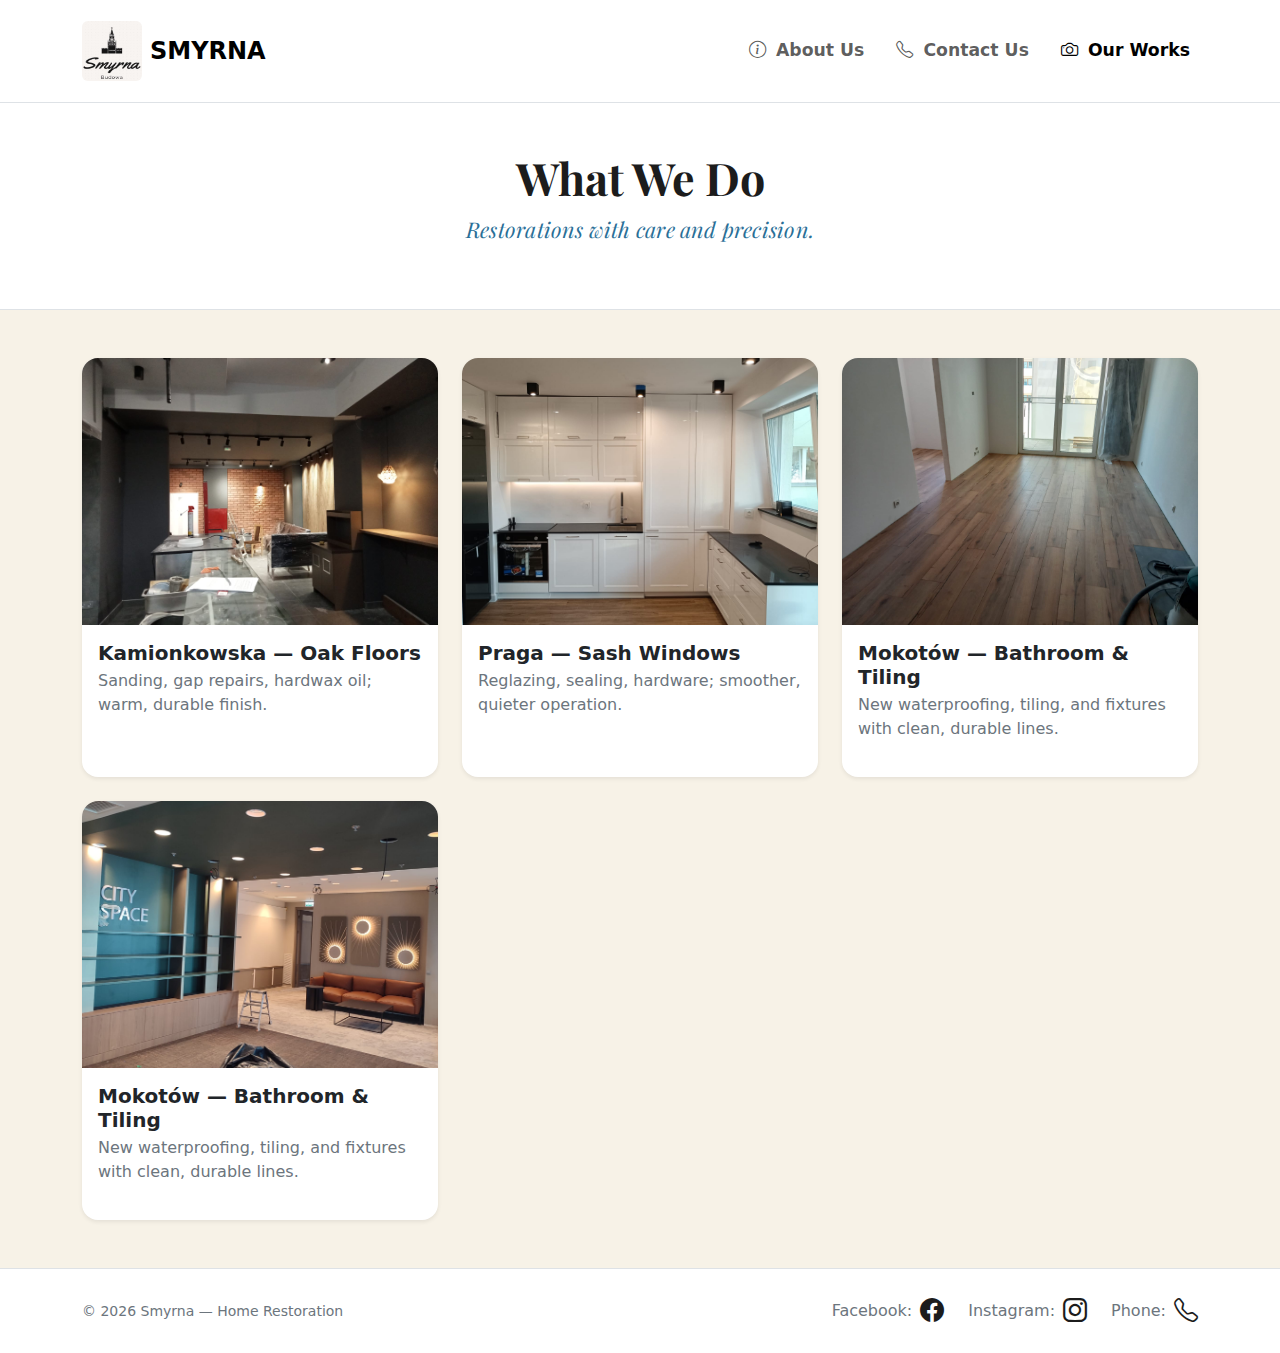
<file: gallery/index.html>
<!DOCTYPE html>
<html lang="en">
<head>
  <meta charset="utf-8" />
  <meta name="viewport" content="width=device-width, initial-scale=1" />
  <title>Smyrna — Gallery</title>

  <!-- Bootstrap 5 CSS -->
  <link href="https://cdn.jsdelivr.net/npm/bootstrap@5.3.3/dist/css/bootstrap.min.css" rel="stylesheet">
  <!-- Bootstrap Icons -->
  <link href="https://cdn.jsdelivr.net/npm/bootstrap-icons@1.11.3/font/bootstrap-icons.css" rel="stylesheet">
  <!-- Playfair Display for elegant titles/subtitles -->
  <link href="https://fonts.googleapis.com/css2?family=Playfair+Display:ital,wght@1,400;1,600&display=swap" rel="stylesheet">

    <!-- initialization script-->
    <script src="/js/init-anim.js" defer></script>
  <!-- Your site styles (beige/white palette) -->
  <link rel="stylesheet" href="/css/styles.css" />
  <link rel="icon" href="/public/icons/logo.png" />
</head>
<!-- NAVBAR -->
<nav class="navbar navbar-expand-lg bg-white border-bottom sticky-top py-3">
    <div class="container">
      <a class="navbar-brand d-flex align-items-center gap-2" href="/">
        <img src="/public/icons/logo.png" alt="Smyrna" width="60" height="60" class="rounded">
        <span class="fw-bold fs-4">SMYRNA</span>
      </a>
      <button class="navbar-toggler" type="button" data-bs-toggle="collapse" data-bs-target="#nav"
              aria-controls="nav" aria-expanded="false" aria-label="Toggle navigation">
        <span class="navbar-toggler-icon"></span>
      </button>

      <div class="collapse navbar-collapse justify-content-end" id="nav">
        <ul class="navbar-nav align-items-lg-center gap-lg-3">
          <li class="nav-item">
            <a class="nav-link fw-semibold" href="/#about">
              <i class="bi bi-info-circle me-1"></i> About Us
            </a>
          </li>
          <li class="nav-item">
            <a class="nav-link fw-semibold" href="/#contact">
              <i class="bi bi-telephone me-1"></i> Contact Us
            </a>
          </li>
          <li class="nav-item">
            <a class="nav-link fw-semibold active" aria-current="page" href="/gallery/">
              <i class="bi bi-camera me-1"></i> Our Works
            </a>
          </li>
        </ul>
      </div>
    </div>
  </nav>

  <!-- PAGE HEADER -->
  <header class="py-5 bg-white border-bottom text-center">
    <div class="container">
      <h1 class="gallery-title">What We Do</h1>
      <p class="gallery-subtitle">Restorations with care and precision.</p>
    </div>
  </header>

  <!-- PROJECTS -->
  <main class="py-5">
    <div class="container">
      <div class="row g-4">

        <!-- Card 1 -->
        <div class="col-12 col-sm-6 col-lg-4">
          <article class="card h-100 shadow-sm border-0 rounded-4 gallery-card">
            <div class="ratio ratio-4x3 rounded-top-4 overflow-hidden">
              <img src="/public/images/projects/proj1/3.jpg" class="w-100 h-100 object-cover"
                   alt="Kamionkowska oak floor restoration cover" loading="lazy">
            </div>
            <div class="card-body">
              <h3 class="h5 mb-1">Kamionkowska — Oak Floors</h3>
              <p class="text-secondary mb-3">Sanding, gap repairs, hardwax oil; warm, durable finish.</p>
              <a href="#"
                 class="stretched-link open-project"
                 data-title="Kamionkowska — Oak Floor Restoration"
                 data-summary="Sanding, gap repair, and hardwax oil to preserve warmth and grain."
                 data-details="We repaired gaps and secured loose boards, then sanded progressively to a fine grit. Hardwax oil gives a durable, easy-maintenance finish that highlights the oak’s character. Completed in 3 days with dust control."
                 data-images="/public/images/projects/proj1/1.jpg,/public/images/projects/proj1/2.jpg,/public/images/projects/proj1/3.jpg"
                 aria-label="Open project: Kamionkowska — Oak Floors"
                 data-bs-toggle="modal" data-bs-target="#projectModal"></a>
            </div>
          </article>
        </div>

        <!-- Card 2 -->
        <div class="col-12 col-sm-6 col-lg-4">
          <article class="card h-100 shadow-sm border-0 rounded-4 gallery-card">
            <div class="ratio ratio-4x3 rounded-top-4 overflow-hidden">
              <img src="/public/images/projects/proj2/1.jpg" class="w-100 h-100 object-cover"
                   alt="Praga sash window renovation cover" loading="lazy">
            </div>
            <div class="card-body">
              <h3 class="h5 mb-1">Praga — Sash Windows</h3>
              <p class="text-secondary mb-3">Reglazing, sealing, hardware; smoother, quieter operation.</p>
              <a href="#"
                 class="stretched-link open-project"
                 data-title="Praga — Sash Window Renovation"
                 data-summary="Reglazing, sealing, and hardware replacement while keeping original profiles."
                 data-details="We removed failing paint, consolidated soft wood, replaced glazing putty, added brush seals, and tuned sash balances. Result: smoother operation, reduced drafts, and authentic look."
                 data-images="/public/images/projects/proj2/1.jpg,/public/images/projects/proj2/2.jpg,/public/images/projects/proj2/3.jpg"
                 aria-label="Open project: Praga — Sash Window Renovation"
                 data-bs-toggle="modal" data-bs-target="#projectModal"></a>
            </div>
          </article>
        </div>

        <!-- Card 3 (template for more) -->
        <div class="col-12 col-sm-6 col-lg-4">
          <article class="card h-100 shadow-sm border-0 rounded-4 gallery-card">
            <div class="ratio ratio-4x3 rounded-top-4 overflow-hidden">
              <img src="/public/images/projects/proj3/2.jpg" class="w-100 h-100 object-cover"
                   alt="Mokotów bathroom & tiling cover" loading="lazy">
            </div>
            <div class="card-body">
              <h3 class="h5 mb-1">Mokotów — Bathroom & Tiling</h3>
              <p class="text-secondary mb-3">New waterproofing, tiling, and fixtures with clean, durable lines.</p>
              <a href="#"
                 class="stretched-link open-project"
                 data-title="Mokotów — Bathroom & Tiling"
                 data-summary="New waterproofing, tiling, and fixtures with clean, durable lines."
                 data-details="Substrate prep, decoupling where needed, and waterproofing around wet areas. Final grout is stain-resistant for easier maintenance."
                 data-images="/public/images/projects/proj3/1.jpg,/public/images/projects/proj3/2.jpg,/public/images/projects/proj3/3.jpg"
                 aria-label="Open project: Mokotów — Bathroom & Tiling"
                 data-bs-toggle="modal" data-bs-target="#projectModal"></a>
            </div>
          </article>
        </div>

        <!-- Card 4 (template for more) -->
        <div class="col-12 col-sm-6 col-lg-4">
            <article class="card h-100 shadow-sm border-0 rounded-4 gallery-card">
              <div class="ratio ratio-4x3 rounded-top-4 overflow-hidden">
                <img src="/public/images/projects/proj4/3.jpg" class="w-100 h-100 object-cover"
                     alt="Mokotów bathroom & tiling cover" loading="lazy">
              </div>
              <div class="card-body">
                <h3 class="h5 mb-1">Mokotów — Bathroom & Tiling</h3>
                <p class="text-secondary mb-3">New waterproofing, tiling, and fixtures with clean, durable lines.</p>
                <a href="#"
                   class="stretched-link open-project"
                   data-title="Mokotów — Bathroom & Tiling"
                   data-summary="New waterproofing, tiling, and fixtures with clean, durable lines."
                   data-details="Substrate prep, decoupling where needed, and waterproofing around wet areas. Final grout is stain-resistant for easier maintenance."
                   data-images="/public/images/projects/proj4/1.jpg,/public/images/projects/proj4/2.jpg,/public/images/projects/proj4/3.jpg"
                   aria-label="Open project: Mokotów — Bathroom & Tiling"
                   data-bs-toggle="modal" data-bs-target="#projectModal"></a>
              </div>
            </article>
          </div>

      </div>

      <!-- Dynamic Modal (one for all cards) -->
      <div class="modal fade" id="projectModal" tabindex="-1" aria-hidden="true">
        <div class="modal-dialog modal-dialog-centered modal-75">
          <div class="modal-content rounded-4 overflow-hidden">
            <div class="modal-header">
              <h5 class="modal-title fw-bold" id="pmTitle">Project</h5>
              <button type="button" class="btn-close-icon" data-bs-dismiss="modal" aria-label="Close">
                <i class="bi bi-x-lg"></i>
              </button>
            </div>

            <div class="modal-body modal-split">
              <!-- Left: dynamic carousel -->
              <div class="modal-left">
                <div id="pmCarousel" class="carousel slide h-100" data-bs-ride="carousel">
                  <div class="carousel-indicators" id="pmIndicators"></div>
                  <div class="carousel-inner rounded-3 overflow-hidden h-100" id="pmInner"></div>

                  <button class="carousel-control-prev" type="button" data-bs-target="#pmCarousel" data-bs-slide="prev" aria-label="Prev">
                    <span class="carousel-control-prev-icon" aria-hidden="true"></span>
                  </button>
                  <button class="carousel-control-next" type="button" data-bs-target="#pmCarousel" data-bs-slide="next" aria-label="Next">
                    <span class="carousel-control-next-icon" aria-hidden="true"></span>
                  </button>
                </div>
              </div>

              <!-- Right: dynamic details -->
              <div class="modal-right">
                <h6 class="fw-bold mb-2">Quick summary</h6>
                <p class="text-secondary" id="pmSummary"></p>
                <hr>
                <h6 class="fw-bold mb-2">Detailed explanation</h6>
                <p id="pmDetails"></p>
              </div>
            </div>
          </div>
        </div>
      </div>

    </div>
  </main>

  <!-- FOOTER -->
  <footer class="border-top py-4 bg-white">
    <div class="container d-flex flex-column flex-md-row justify-content-between align-items-center gap-3">
      <small class="text-secondary mb-0">© <span id="y"></span> Smyrna — Home Restoration</small>
      <div class="d-flex align-items-center gap-4">
        <div class="d-flex align-items-center gap-2">
          <span class="text-secondary">Facebook:</span>
          <a href="https://facebook.com/yourpage" target="_blank" rel="noopener" aria-label="Facebook" class="social-link">
            <i class="bi bi-facebook fs-4"></i>
          </a>
        </div>
        <div class="d-flex align-items-center gap-2">
          <span class="text-secondary">Instagram:</span>
          <a href="https://instagram.com/yourhandle" target="_blank" rel="noopener" aria-label="Instagram" class="social-link">
            <i class="bi bi-instagram fs-4"></i>
          </a>
        </div>
        <div class="d-flex align-items-center gap-2">
          <span class="text-secondary">Phone:</span>
          <a href="tel:+48123456789" aria-label="Phone" class="social-link">
            <i class="bi bi-telephone fs-4"></i>
          </a>
        </div>
      </div>
    </div>
    <script>document.getElementById('y').textContent = new Date().getFullYear();</script>
  </footer>

  <!-- Bootstrap JS -->
  <script src="https://cdn.jsdelivr.net/npm/bootstrap@5.3.3/dist/js/bootstrap.bundle.min.js"></script>

  <!-- Dynamic modal script -->
  <script>
    document.addEventListener('click', function(e){
      const a = e.target.closest('.open-project');
      if(!a) return;

      // Read data
      const title   = a.dataset.title || 'Project';
      const summary = a.dataset.summary || '';
      const details = a.dataset.details || '';
      const images  = (a.dataset.images || '').split(',').map(s=>s.trim()).filter(Boolean);

      // Populate text
      document.getElementById('pmTitle').textContent   = title;
      document.getElementById('pmSummary').textContent = summary;
      document.getElementById('pmDetails').textContent = details;

      // Build carousel
      const inner = document.getElementById('pmInner');
      const indicators = document.getElementById('pmIndicators');
      inner.innerHTML = '';
      indicators.innerHTML = '';

      images.forEach((src, i) => {
        const isActive = i === 0 ? 'active' : '';

        // indicator
        const btn = document.createElement('button');
        btn.type = 'button';
        btn.setAttribute('data-bs-target', '#pmCarousel');
        btn.setAttribute('data-bs-slide-to', String(i));
        btn.setAttribute('aria-label', 'Slide ' + (i+1));
        if (isActive) { btn.className = 'active'; btn.setAttribute('aria-current','true'); }
        indicators.appendChild(btn);

        // slide
        const item = document.createElement('div');
        item.className = 'carousel-item ' + isActive;
        item.setAttribute('data-bs-interval','4000');
        item.innerHTML = '<img src="'+src+'" class="d-block w-100 h-100 modal-img" alt="'+title+' image '+(i+1)+'">';
        inner.appendChild(item);
      });

      // Reset carousel to first slide on open
      const carouselEl = document.getElementById('pmCarousel');
      const carousel = bootstrap.Carousel.getInstance(carouselEl) || new bootstrap.Carousel(carouselEl);
      carousel.to(0);
    }, false);
  </script>
</body>
</html>
</file>
<file: css/styles.css>
:root{
  --bg:#f7f2e7;      /* soft beige */
  --fg:#1c1c1c;      /* dark text */
  --accent:#2a6f97;  /* calm blue */
}
html {
  scroll-behavior: smooth;
}

html,body{
  background:var(--bg);
  color:var(--fg);
}
/* ===== Intro animation for navbar + header ===== */

/* Respect user preference */
@media (prefers-reduced-motion: reduce) {
  body * { transition: none !important; animation: none !important; }
}

/* Start state (before body.nav-ready is added) */
body:not(.nav-ready) .navbar {
  transform: translateY(-10px) scale(0.98);
  opacity: 0;
}
body:not(.nav-ready) .navbar .navbar-brand img {
  width: 44px; height: 44px;         /* smaller logo on init */
}
body:not(.nav-ready) .navbar .nav-link {
  opacity: 0;
  transform: translateY(-6px);
}

/* Final state + transitions */
.navbar {
  transition: transform 600ms ease, opacity 600ms ease, padding 600ms ease;
}
.navbar .navbar-brand img {
  transition: width 600ms ease, height 600ms ease, transform 600ms ease;
}
.navbar .nav-link {
  transition: opacity 500ms ease 150ms, transform 500ms ease 150ms, color .2s ease;
}
body.nav-ready .navbar {
  transform: none;
  opacity: 1;
  /* grow the vertical padding a touch for the "getting bigger" feel */
  padding-top: 1rem !important;
  padding-bottom: 1rem !important;
}
body.nav-ready .navbar .navbar-brand img {
  width: 60px; height: 60px;         /* your normal logo size */
}
body.nav-ready .navbar .nav-link {
  opacity: 1;
  transform: translateY(0);
}

/* Optional: fade/slide for the first hero or page header content */
body:not(.nav-ready) .hero,
body:not(.nav-ready) header.text-center {   /* your gallery page header */
  opacity: 0;
  transform: translateY(8px);
}
body.nav-ready .hero,
body.nav-ready header.text-center {
  transition: opacity 700ms ease 120ms, transform 700ms ease 120ms;
  opacity: 1;
  transform: none;
}

/* Navbar tweaks (larger) */
.navbar .navbar-brand span{font-size:1.35rem}
.navbar .nav-link{font-size:1.08rem}

/* Accent button (if needed elsewhere) */
.btn-accent{
  background:var(--accent);
  color:#fff;
  border:none;
}
.btn-accent:hover{filter:brightness(0.95)}

/* Carousel image sizing (16:9 look) */
.slider-img{
  object-fit:cover;
  height: min(66vh, 720px);   /* tall on desktop, shorter on phones */
}

/* Text on photos: subtle backdrop for readability */
.carousel-caption{
  background:linear-gradient(180deg, rgba(0,0,0,0.00) 0%, rgba(0,0,0,0.55) 100%);
  left:0; right:0; bottom:0;
  padding:2rem 2rem 1.5rem;
  text-shadow:0 2px 8px rgba(0,0,0,.35);
}
.carousel-caption .slide-title{
  color:#fff; margin:0 0 .25rem;
  font-weight:800;
}
.carousel-caption .slide-text{
  color:#e9edf2; margin:0;
  font-size:1.05rem;
}

/* Footer social links color */
.social-link{color:#1c1c1c}
.social-link:hover{color:var(--accent)}

/* Small spacing tune on footer group on tiny screens */
@media (max-width: 576px){
  .footer-socials{gap:1rem}
}
/* About Us section */
section.bg-white{
  background:#fff;
  color:var(--fg);
}

section.bg-white h2{
  font-size:2rem;
}

.text-accent {
  color: var(--accent);
}
#contact h2 {
  font-size: 2rem;
}

.gallery-title{
  font-family: 'Playfair Display', serif;
  font-size: 2.8rem; font-weight: 700; color: var(--fg, #1c1c1c);
  margin-bottom: .5rem;
}
.gallery-subtitle{
  font-family: 'Playfair Display', serif;
  font-style: italic; font-weight: 400; letter-spacing: .01em;
  font-size: 1.35rem; color: var(--accent, #2a6f97);
}

/* Minimal card grid */
.object-cover{ object-fit: cover; }
.gallery-card .card-body{ padding: 1rem 1rem 1.25rem; }
.gallery-card h3{ font-weight: 700; }
.gallery-card{ transition: transform .18s ease, box-shadow .18s ease; }
.gallery-card:hover{ transform: translateY(-2px); box-shadow: 0 8px 24px rgba(0,0,0,.08); }

/* Modal sizing: ~75% viewport on desktop, larger on phones */
.modal-75{ max-width: 75vw; }
.modal-75 .modal-content{ height: 75vh; }
@media (max-width: 992px){
  .modal-75{ max-width: 95vw; }
  .modal-75 .modal-content{ height: 85vh; }
}

/* Split layout inside modal */
.modal-split{
  display: flex; gap: 1rem;
  height: calc(100% - 112px); /* minus header+footer */
}
.modal-left, .modal-right{ flex: 1 1 0; min-height: 0; }
.modal-left{ flex-basis: 60%; }
.modal-right{ flex-basis: 40%; overflow: auto; padding-right: .25rem; }

/* Carousel visuals in modal */
.modal-img{ object-fit: cover; }
.modal .carousel-caption{
  background: linear-gradient(180deg, rgba(0,0,0,0) 0%, rgba(0,0,0,.55) 100%);
  left: 0; right: 0; bottom: 0; padding: 1rem 1.25rem;
  text-shadow: 0 2px 8px rgba(0,0,0,.35);
}
.modal .slide-title{ color: #fff; margin: 0 0 .15rem; font-weight: 800; }
.modal .slide-text{ color: #e9edf2; margin: 0; }

/* ===== Modal Close Button Polish ===== */

/* ===== Custom Close Button ===== */
/* ===== Square X Close Button ===== */
.btn-close-icon {
  background: none;
  border: none;
  padding: 0;
  margin-left: auto;   /* forces it to top-right */
  font-size: 1.6rem;   /* larger than default */
  color: #dc3545;      /* Bootstrap red */
  cursor: pointer;
  line-height: 1;
  transition: transform 0.2s ease, color 0.2s ease;
}

.btn-close-icon:hover {
  color: #bb2d3b;      /* darker red on hover */
  transform: scale(1.15);
}

.btn-close-icon:focus {
  outline: none;
  box-shadow: none;
}

/* Card cover aspect ratio */
.ratio-4x3{ --bs-aspect-ratio: 75%; }

/* Footer social links hover */
.social-link{ color:#1c1c1c; }
.social-link:hover{ color: var(--accent, #2a6f97); }



/* ---- GLOBAL CAROUSEL FIT ---- */
/* Make every carousel occupy its parent height */
.carousel,
.carousel .carousel-inner,
.carousel .carousel-item { height: 100%; }

/* Make images fill the slide area without distortion */
.carousel .carousel-item > img {
  width: 100%;
  height: 100%;
  object-fit: cover;   /* crop to fill; switch to 'contain' if you prefer no cropping */
  object-position: center;
}

/* ---- MODAL CAROUSEL (project modal) ---- */
#pmCarousel,
#pmCarousel .carousel-inner,
#pmCarousel .carousel-item { height: 100%; }

/* Left pane of modal must define the height anchor */
.modal-left { display: flex; }
.modal-left > .carousel { flex: 1 1 auto; }

/* If you ever want NO cropping in modal, add this helper class to the <img> */
.img-contain { object-fit: contain !important; background:#00000010; } /* light bg behind letterbox */
</file>
